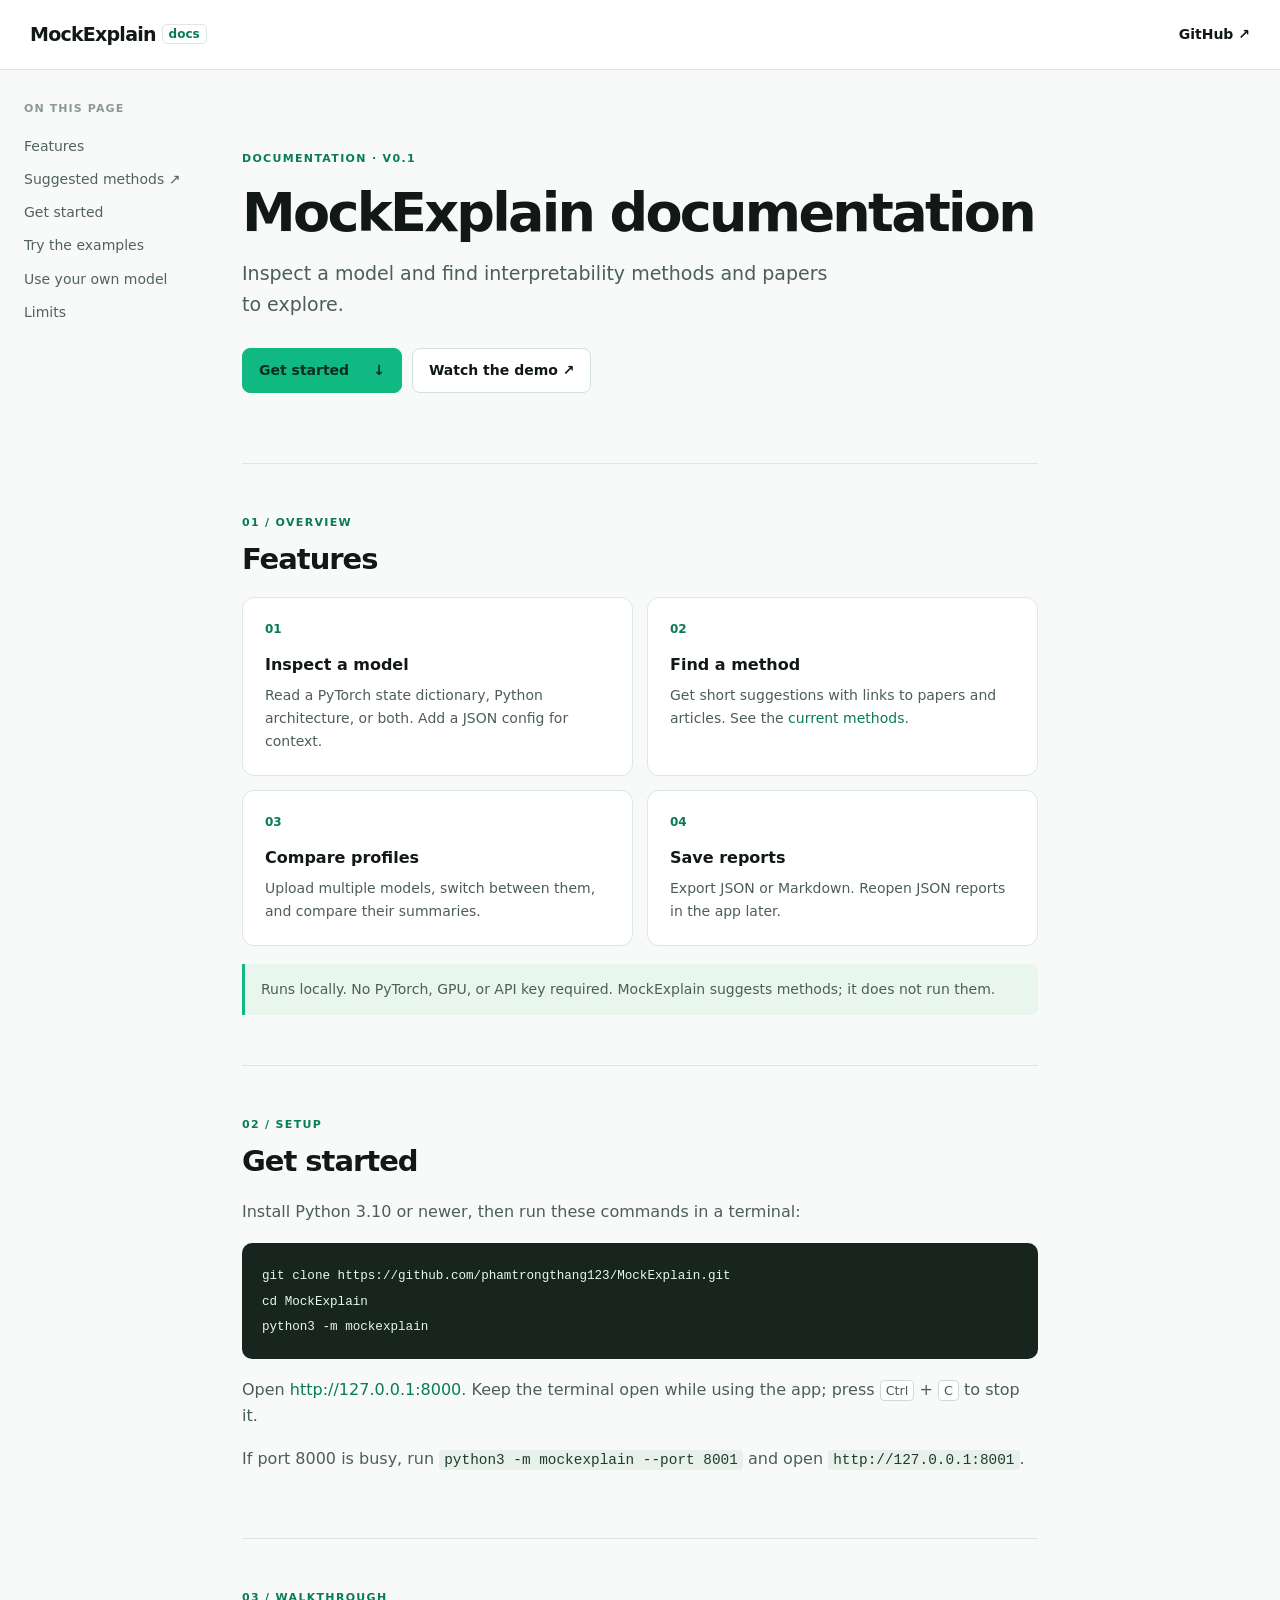
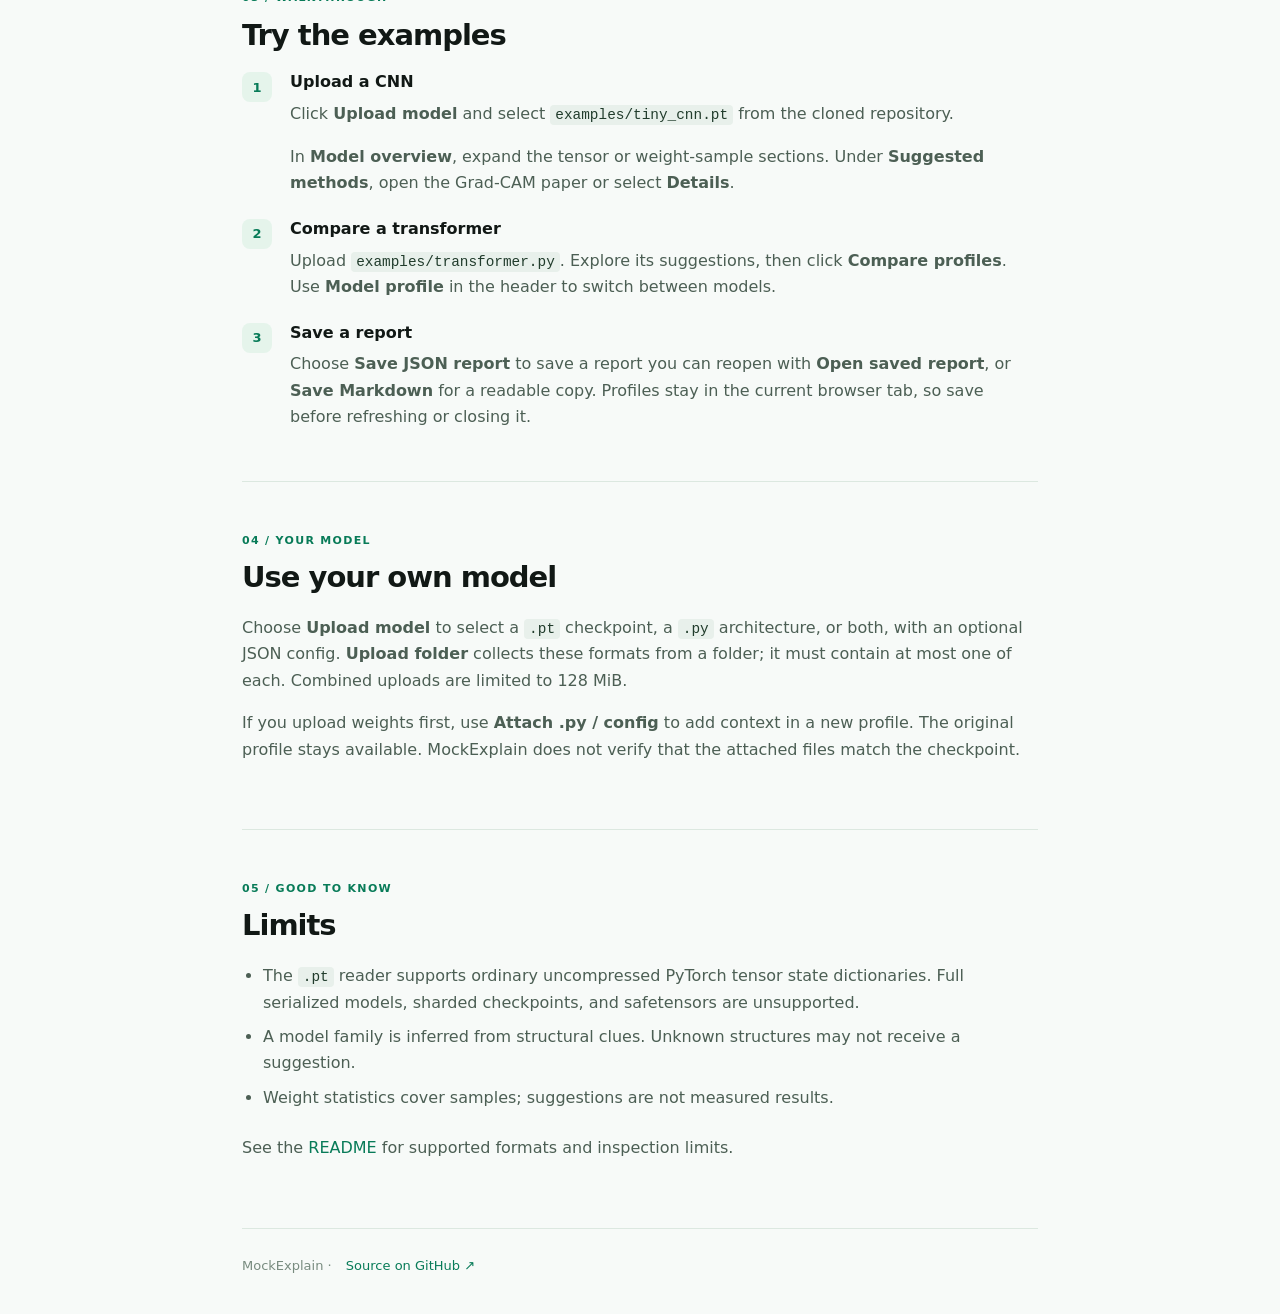
<file: docs/index.html>
<!doctype html>
<html lang="en">
<head>
  <meta charset="utf-8">
  <meta name="viewport" content="width=device-width, initial-scale=1">
  <meta name="theme-color" content="#f7faf8">
  <meta name="description" content="Features and a getting-started guide for MockExplain.">
  <title>MockExplain documentation</title>
  <link rel="stylesheet" href="style.css">
</head>
<body>
  <header class="topbar">
    <a class="brand" href="#top">MockExplain <span>docs</span></a>
    <a href="https://github.com/phamtrongthang123/MockExplain">GitHub ↗</a>
  </header>
  <div class="layout" id="top">
    <nav aria-label="On this page">
      <p>On this page</p>
      <a href="#features">Features</a>
      <a href="methods.html">Suggested methods ↗</a>
      <a href="#start">Get started</a>
      <a href="#examples">Try the examples</a>
      <a href="#your-model">Use your own model</a>
      <a href="#limits">Limits</a>
    </nav>
    <main>
      <section class="intro">
        <div class="eyebrow">DOCUMENTATION · V0.1</div>
        <h1>MockExplain documentation</h1>
        <p>Inspect a model and find interpretability methods and papers to explore.</p>
        <div class="actions"><a class="button primary" href="#start">Get started <span>↓</span></a><a class="button" href="https://github.com/phamtrongthang123/MockExplain/blob/main/MockExplain_Demo.mp4">Watch the demo ↗</a></div>
      </section>
      <section id="features">
        <div class="section-label">01 / OVERVIEW</div><h2>Features</h2>
        <div class="feature-grid">
          <article><span>01</span><h3>Inspect a model</h3><p>Read a PyTorch state dictionary, Python architecture, or both. Add a JSON config for context.</p></article>
          <article><span>02</span><h3>Find a method</h3><p>Get short suggestions with links to papers and articles. See the <a href="methods.html">current methods</a>.</p></article>
          <article><span>03</span><h3>Compare profiles</h3><p>Upload multiple models, switch between them, and compare their summaries.</p></article>
          <article><span>04</span><h3>Save reports</h3><p>Export JSON or Markdown. Reopen JSON reports in the app later.</p></article>
        </div>
        <p class="note">Runs locally. No PyTorch, GPU, or API key required. MockExplain suggests methods; it does not run them.</p>
      </section>
      <section id="start">
        <div class="section-label">02 / SETUP</div><h2>Get started</h2>
        <p>Install Python 3.10 or newer, then run these commands in a terminal:</p>
        <pre><code>git clone https://github.com/phamtrongthang123/MockExplain.git
cd MockExplain
python3 -m mockexplain</code></pre>
        <p>Open <a href="http://127.0.0.1:8000">http://127.0.0.1:8000</a>. Keep the terminal open while using the app; press <kbd>Ctrl</kbd> + <kbd>C</kbd> to stop it.</p>
        <p>If port 8000 is busy, run <code>python3 -m mockexplain --port 8001</code> and open <code>http://127.0.0.1:8001</code>.</p>
      </section>
      <section id="examples">
        <div class="section-label">03 / WALKTHROUGH</div><h2>Try the examples</h2>
        <div class="steps">
          <article><span class="step-number">1</span><div><h3>Upload a CNN</h3><p>Click <strong>Upload model</strong> and select <code>examples/tiny_cnn.pt</code> from the cloned repository.</p><p>In <strong>Model overview</strong>, expand the tensor or weight-sample sections. Under <strong>Suggested methods</strong>, open the Grad-CAM paper or select <strong>Details</strong>.</p></div></article>
          <article><span class="step-number">2</span><div><h3>Compare a transformer</h3><p>Upload <code>examples/transformer.py</code>. Explore its suggestions, then click <strong>Compare profiles</strong>. Use <strong>Model profile</strong> in the header to switch between models.</p></div></article>
          <article><span class="step-number">3</span><div><h3>Save a report</h3><p>Choose <strong>Save JSON report</strong> to save a report you can reopen with <strong>Open saved report</strong>, or <strong>Save Markdown</strong> for a readable copy. Profiles stay in the current browser tab, so save before refreshing or closing it.</p></div></article>
        </div>
      </section>
      <section id="your-model">
        <div class="section-label">04 / YOUR MODEL</div><h2>Use your own model</h2>
        <p>Choose <strong>Upload model</strong> to select a <code>.pt</code> checkpoint, a <code>.py</code> architecture, or both, with an optional JSON config. <strong>Upload folder</strong> collects these formats from a folder; it must contain at most one of each. Combined uploads are limited to 128 MiB.</p>
        <p>If you upload weights first, use <strong>Attach .py / config</strong> to add context in a new profile. The original profile stays available. MockExplain does not verify that the attached files match the checkpoint.</p>
      </section>
      <section id="limits">
        <div class="section-label">05 / GOOD TO KNOW</div><h2>Limits</h2>
        <ul><li>The <code>.pt</code> reader supports ordinary uncompressed PyTorch tensor state dictionaries. Full serialized models, sharded checkpoints, and safetensors are unsupported.</li><li>A model family is inferred from structural clues. Unknown structures may not receive a suggestion.</li><li>Weight statistics cover samples; suggestions are not measured results.</li></ul>
        <p>See the <a href="https://github.com/phamtrongthang123/MockExplain#supported-inspection-and-safety-bounds">README</a> for supported formats and inspection limits.</p>
      </section>
      <footer>MockExplain · <a href="https://github.com/phamtrongthang123/MockExplain">Source on GitHub ↗</a></footer>
    </main>
  </div>
</body>
</html>
</file>
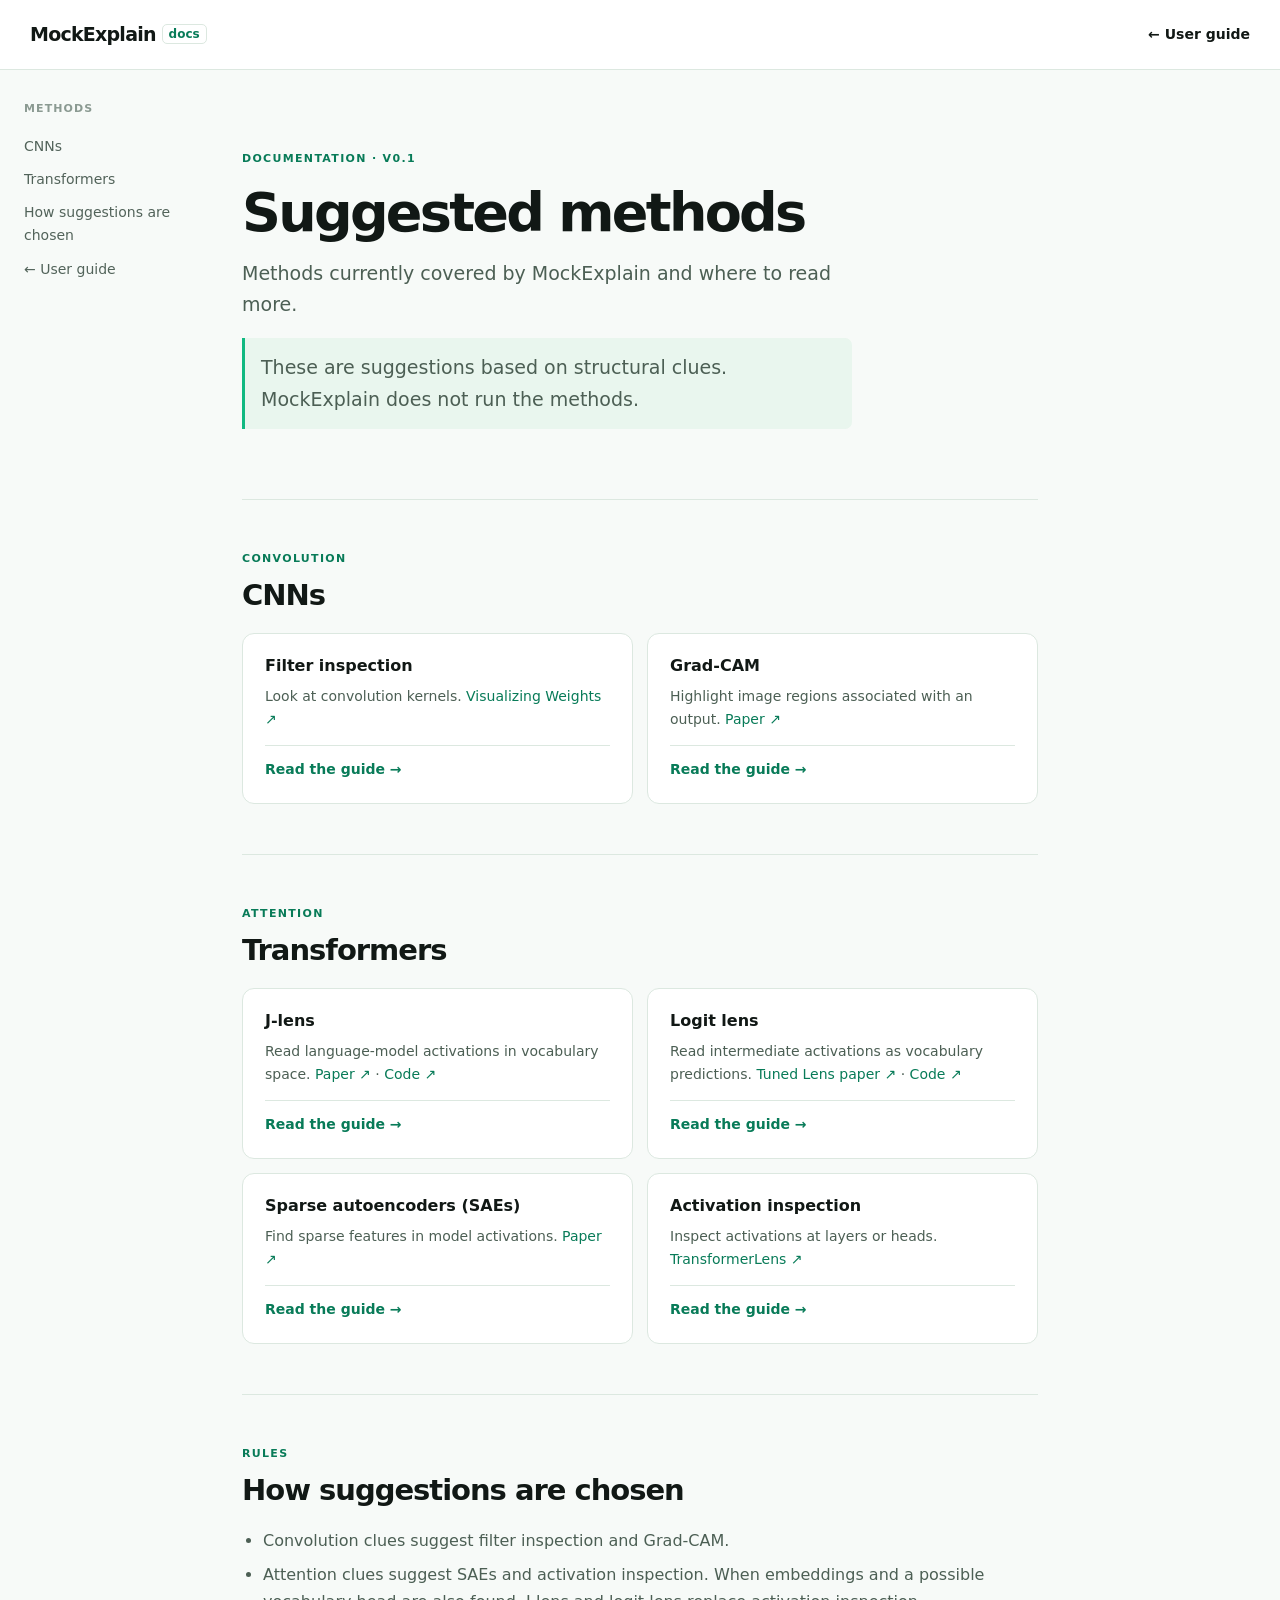
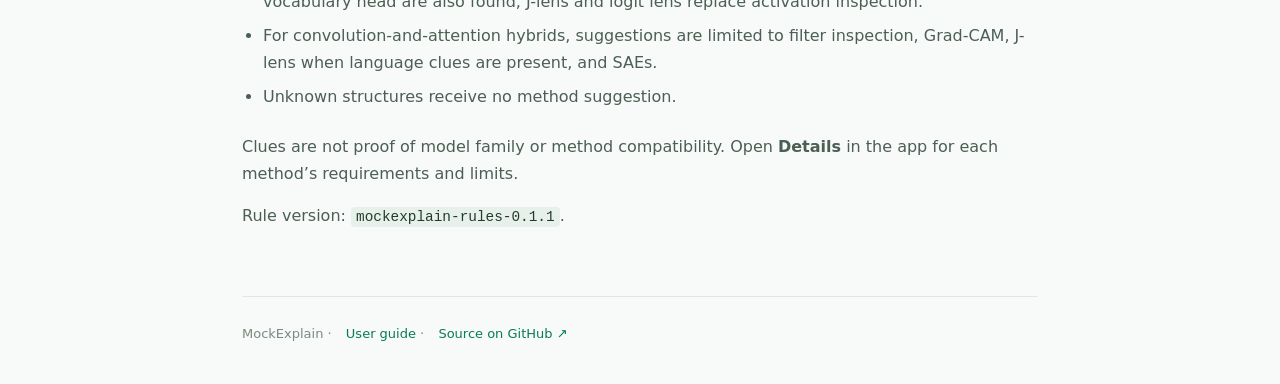
<file: docs/methods.html>
<!doctype html>
<html lang="en">
<head>
  <meta charset="utf-8">
  <meta name="viewport" content="width=device-width, initial-scale=1">
  <meta name="theme-color" content="#f7faf8">
  <meta name="description" content="Interpretability methods currently suggested by MockExplain.">
  <title>Suggested methods · MockExplain</title>
  <link rel="stylesheet" href="style.css">
</head>
<body>
  <header class="topbar">
    <a class="brand" href="index.html">MockExplain <span>docs</span></a>
    <a href="index.html">← User guide</a>
  </header>
  <div class="layout" id="top">
    <nav aria-label="On this page">
      <p>Methods</p>
      <a href="#cnn">CNNs</a>
      <a href="#transformers">Transformers</a>
      <a href="#selection">How suggestions are chosen</a>
      <a href="index.html">← User guide</a>
    </nav>
    <main>
      <section class="intro">
        <div class="eyebrow">DOCUMENTATION · V0.1</div>
        <h1>Suggested methods</h1>
        <p>Methods currently covered by MockExplain and where to read more.</p>
        <p class="note">These are suggestions based on structural clues. MockExplain does not run the methods.</p>
      </section>
      <section id="cnn">
        <div class="section-label">CONVOLUTION</div><h2>CNNs</h2>
        <div class="feature-grid">
          <article>
            <h3>Filter inspection</h3><p>Look at convolution kernels. <a href="https://distill.pub/2020/circuits/visualizing-weights/">Visualizing Weights ↗</a></p>
            <p class="article-link"><a href="methods/filter-inspection.html">Read the guide →</a></p>
          </article>
          <article>
            <h3>Grad-CAM</h3><p>Highlight image regions associated with an output. <a href="https://arxiv.org/abs/1610.02391">Paper ↗</a></p>
            <p class="article-link"><a href="methods/grad-cam.html">Read the guide →</a></p>
          </article>
        </div>
      </section>
      <section id="transformers">
        <div class="section-label">ATTENTION</div><h2>Transformers</h2>
        <div class="feature-grid">
          <article>
            <h3>J-lens</h3><p>Read language-model activations in vocabulary space. <a href="https://arxiv.org/abs/2607.15495">Paper ↗</a> · <a href="https://github.com/anthropics/jacobian-lens">Code ↗</a></p>
            <p class="article-link"><a href="methods/j-lens.html">Read the guide →</a></p>
          </article>
          <article>
            <h3>Logit lens</h3><p>Read intermediate activations as vocabulary predictions. <a href="https://arxiv.org/abs/2303.08112">Tuned Lens paper ↗</a> · <a href="https://github.com/AlignmentResearch/tuned-lens/blob/main/tuned_lens/nn/lenses.py">Code ↗</a></p>
            <p class="article-link"><a href="methods/logit-lens.html">Read the guide →</a></p>
          </article>
          <article>
            <h3>Sparse autoencoders (SAEs)</h3><p>Find sparse features in model activations. <a href="https://arxiv.org/abs/2309.08600">Paper ↗</a></p>
            <p class="article-link"><a href="methods/sparse-autoencoders.html">Read the guide →</a></p>
          </article>
          <article>
            <h3>Activation inspection</h3><p>Inspect activations at layers or heads. <a href="https://github.com/TransformerLensOrg/TransformerLens">TransformerLens ↗</a></p>
            <p class="article-link"><a href="methods/activation-inspection.html">Read the guide →</a></p>
          </article>
        </div>
      </section>
      <section id="selection">
        <div class="section-label">RULES</div><h2>How suggestions are chosen</h2>
        <ul>
          <li>Convolution clues suggest filter inspection and Grad-CAM.</li>
          <li>Attention clues suggest SAEs and activation inspection. When embeddings and a possible vocabulary head are also found, J-lens and logit lens replace activation inspection.</li>
          <li>For convolution-and-attention hybrids, suggestions are limited to filter inspection, Grad-CAM, J-lens when language clues are present, and SAEs.</li>
          <li>Unknown structures receive no method suggestion.</li>
        </ul>
        <p>Clues are not proof of model family or method compatibility. Open <strong>Details</strong> in the app for each method’s requirements and limits.</p>
        <p>Rule version: <code>mockexplain-rules-0.1.1</code>.</p>
      </section>
      <footer>MockExplain · <a href="index.html">User guide</a> · <a href="https://github.com/phamtrongthang123/MockExplain">Source on GitHub ↗</a></footer>
    </main>
  </div>
</body>
</html>
</file>
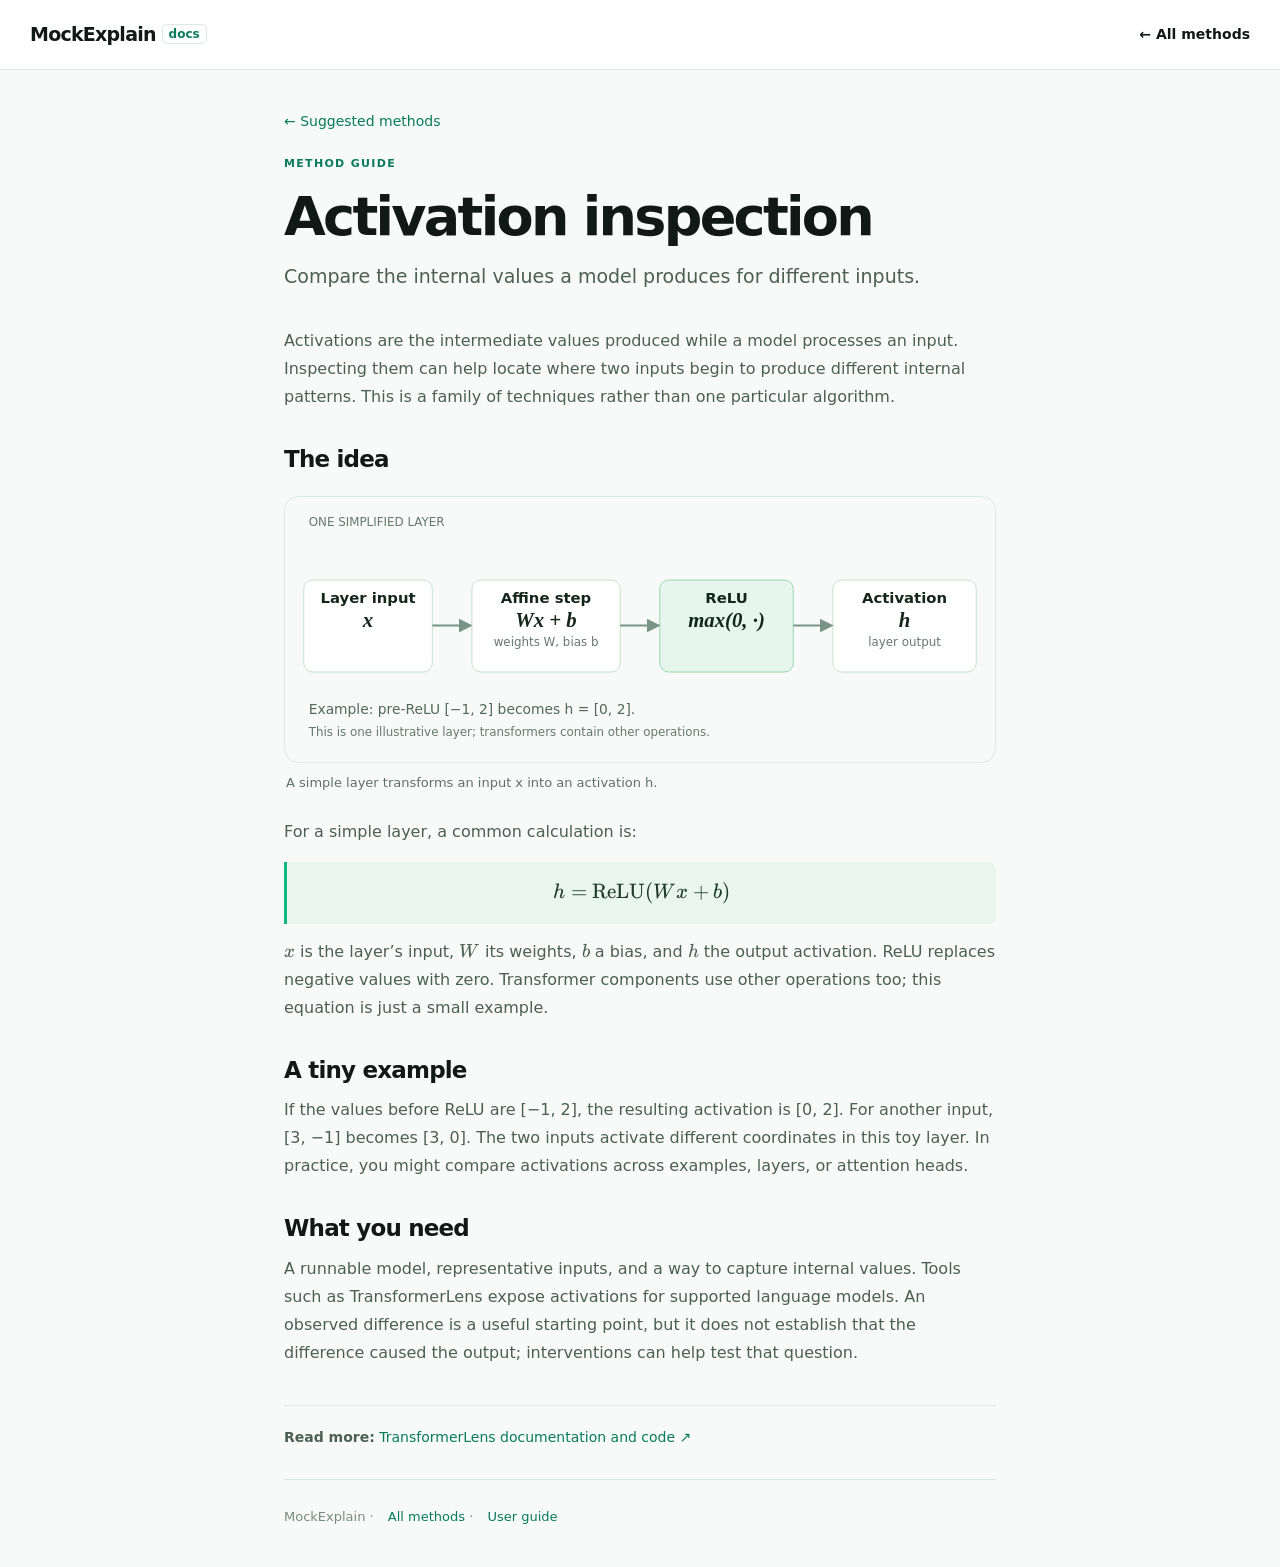
<file: docs/methods/activation-inspection.html>
<!doctype html>
<html lang="en">
<head>
  <meta charset="utf-8">
  <meta name="viewport" content="width=device-width, initial-scale=1">
  <meta name="theme-color" content="#f7faf8">
  <meta name="description" content="Compare the internal values a model produces for different inputs.">
  <title>Activation inspection · MockExplain</title>
  <link rel="stylesheet" href="../vendor/katex/katex.min.css">
  <link rel="stylesheet" href="../style.css">
  <script defer src="../vendor/katex/katex.min.js"></script>
  <script defer src="../math.js"></script>
</head>
<body>
  <header class="topbar"><a class="brand" href="../index.html">MockExplain <span>docs</span></a><a href="../methods.html">← All methods</a></header>
  <main class="article-page">
    <p class="article-back"><a href="../methods.html">← Suggested methods</a></p>
    <div class="eyebrow">METHOD GUIDE</div>
    <h1>Activation inspection</h1>
    <p class="article-lead">Compare the internal values a model produces for different inputs.</p>
    <article>
<p>Activations are the intermediate values produced while a model processes an input. Inspecting them can help locate where two inputs begin to produce different internal patterns. This is a family of techniques rather than one particular algorithm.</p>
<h2>The idea</h2>
<figure class="architecture-figure">
  <div class="diagram-scroll"><img src="../figures/activation-inspection.svg?v=1" alt="Layer input x enters an affine operation with weights W and bias b. ReLU is applied to the result to produce activation h. Example pre-activation minus 1, 2 becomes 0, 2." width="720" loading="lazy"></div>
  <figcaption>A simple layer transforms an input x into an activation h. <span class="diagram-hint">Scroll sideways to see the full figure.</span></figcaption>
</figure>

<p>For a simple layer, a common calculation is:</p>
<div class="equation" data-tex="h = \operatorname{ReLU}(Wx + b)"><i>h</i> = ReLU(<i>W</i><i>x</i> + <i>b</i>)</div>
<p><span data-tex="x"><i>x</i></span> is the layer’s input, <span data-tex="W"><i>W</i></span> its weights, <span data-tex="b"><i>b</i></span> a bias, and <span data-tex="h"><i>h</i></span> the output activation. ReLU replaces negative values with zero. Transformer components use other operations too; this equation is just a small example.</p>
<h2>A tiny example</h2>
<p>If the values before ReLU are [−1, 2], the resulting activation is [0, 2]. For another input, [3, −1] becomes [3, 0]. The two inputs activate different coordinates in this toy layer. In practice, you might compare activations across examples, layers, or attention heads.</p>
<h2>What you need</h2>
<p>A runnable model, representative inputs, and a way to capture internal values. Tools such as TransformerLens expose activations for supported language models. An observed difference is a useful starting point, but it does not establish that the difference caused the output; interventions can help test that question.</p>
</article>
    <div class="article-sources"><strong>Read more:</strong> <a href="https://github.com/TransformerLensOrg/TransformerLens">TransformerLens documentation and code ↗</a></div>
    <footer>MockExplain · <a href="../methods.html">All methods</a> · <a href="../index.html">User guide</a></footer>
  </main>
</body>
</html>
</file>
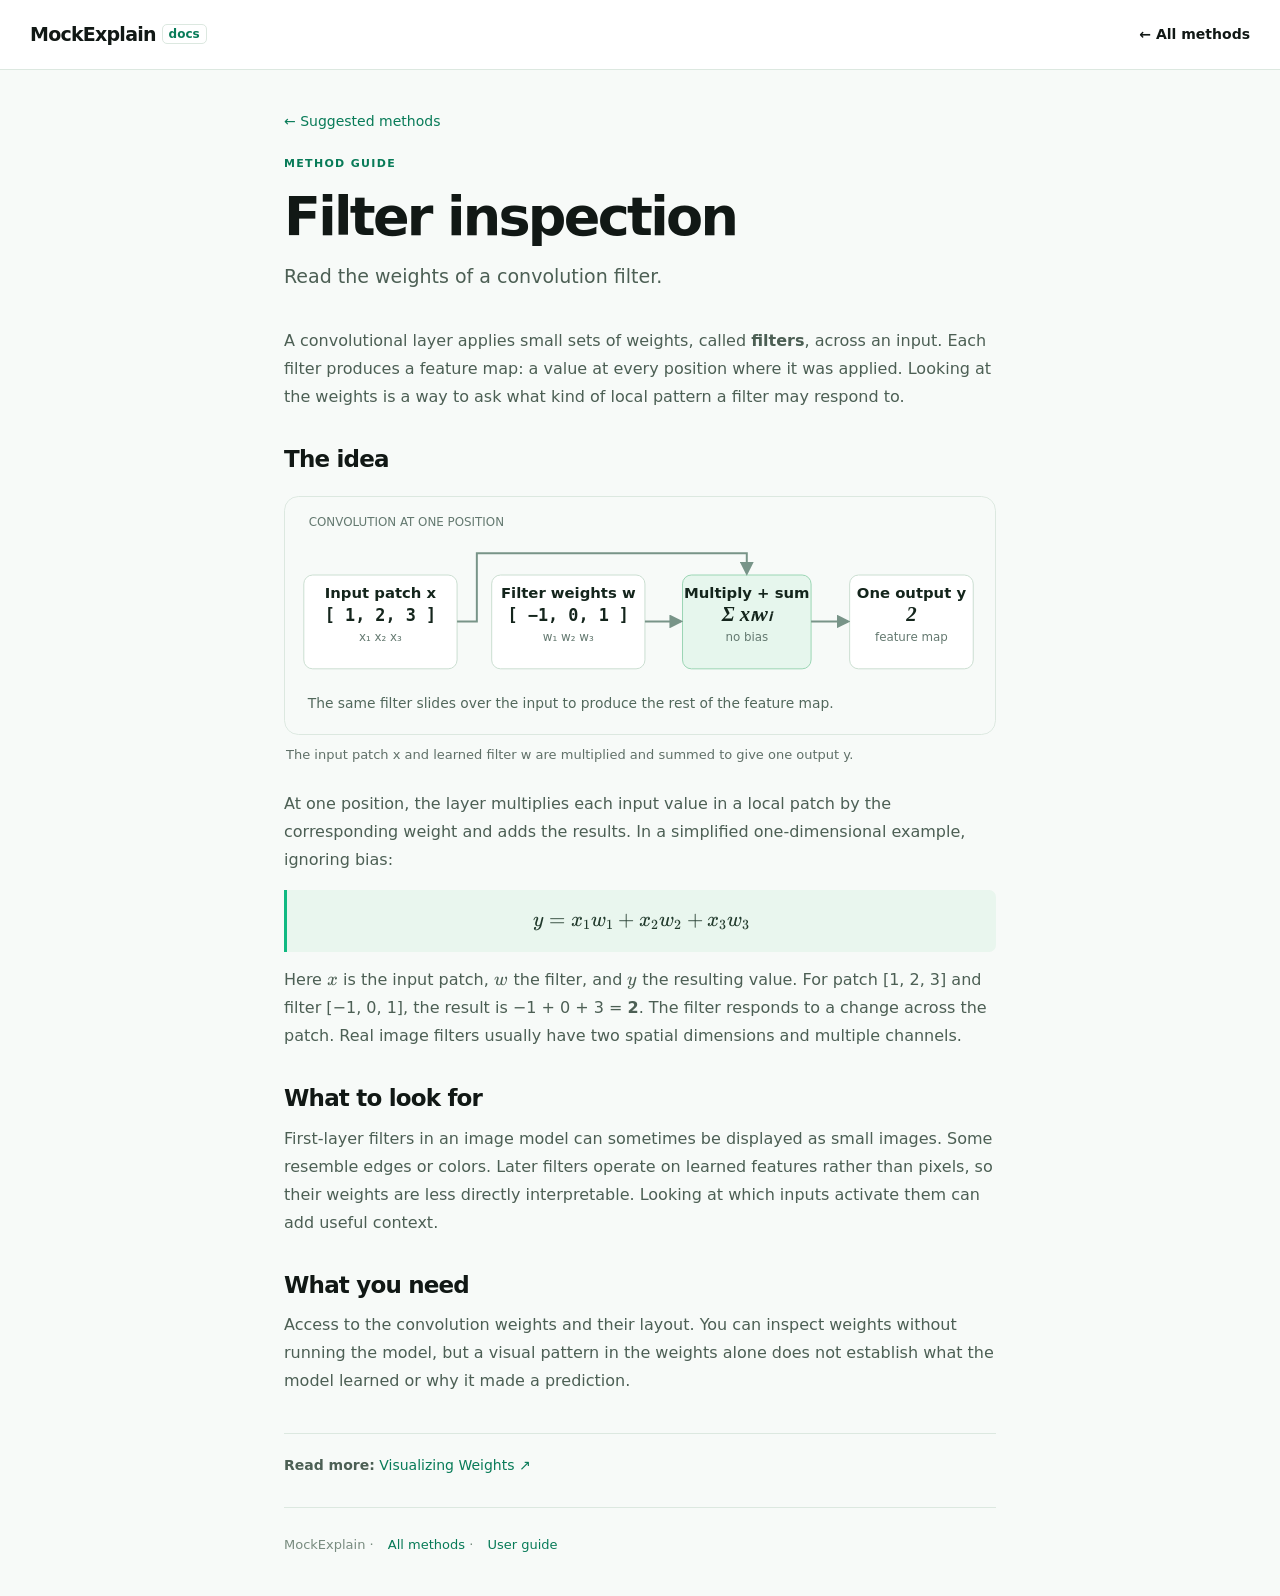
<file: docs/methods/filter-inspection.html>
<!doctype html>
<html lang="en">
<head>
  <meta charset="utf-8">
  <meta name="viewport" content="width=device-width, initial-scale=1">
  <meta name="theme-color" content="#f7faf8">
  <meta name="description" content="Read the weights of a convolution filter.">
  <title>Filter inspection · MockExplain</title>
  <link rel="stylesheet" href="../vendor/katex/katex.min.css">
  <link rel="stylesheet" href="../style.css">
  <script defer src="../vendor/katex/katex.min.js"></script>
  <script defer src="../math.js"></script>
</head>
<body>
  <header class="topbar"><a class="brand" href="../index.html">MockExplain <span>docs</span></a><a href="../methods.html">← All methods</a></header>
  <main class="article-page">
    <p class="article-back"><a href="../methods.html">← Suggested methods</a></p>
    <div class="eyebrow">METHOD GUIDE</div>
    <h1>Filter inspection</h1>
    <p class="article-lead">Read the weights of a convolution filter.</p>
    <article>
<p>A convolutional layer applies small sets of weights, called <strong>filters</strong>, across an input. Each filter produces a feature map: a value at every position where it was applied. Looking at the weights is a way to ask what kind of local pattern a filter may respond to.</p>
<h2>The idea</h2>
<figure class="architecture-figure">
  <div class="diagram-scroll"><img src="../figures/filter-inspection.svg?v=1" alt="An input patch x with values 1, 2, 3 and a convolution filter w with values minus 1, 0, 1 feed a multiply-and-sum operation to produce y equal to 2 in the feature map." width="720" loading="lazy"></div>
  <figcaption>The input patch x and learned filter w are multiplied and summed to give one output y. <span class="diagram-hint">Scroll sideways to see the full figure.</span></figcaption>
</figure>

<p>At one position, the layer multiplies each input value in a local patch by the corresponding weight and adds the results. In a simplified one-dimensional example, ignoring bias:</p>
<div class="equation" data-tex="y = x_1 w_1 + x_2 w_2 + x_3 w_3"><i>y</i> = <i>x</i><sub>1</sub><i>w</i><sub>1</sub> + <i>x</i><sub>2</sub><i>w</i><sub>2</sub> + <i>x</i><sub>3</sub><i>w</i><sub>3</sub></div>
<p>Here <span data-tex="x"><i>x</i></span> is the input patch, <span data-tex="w"><i>w</i></span> the filter, and <span data-tex="y"><i>y</i></span> the resulting value. For patch [1, 2, 3] and filter [−1, 0, 1], the result is −1 + 0 + 3 = <strong>2</strong>. The filter responds to a change across the patch. Real image filters usually have two spatial dimensions and multiple channels.</p>
<h2>What to look for</h2>
<p>First-layer filters in an image model can sometimes be displayed as small images. Some resemble edges or colors. Later filters operate on learned features rather than pixels, so their weights are less directly interpretable. Looking at which inputs activate them can add useful context.</p>
<h2>What you need</h2>
<p>Access to the convolution weights and their layout. You can inspect weights without running the model, but a visual pattern in the weights alone does not establish what the model learned or why it made a prediction.</p>
</article>
    <div class="article-sources"><strong>Read more:</strong> <a href="https://distill.pub/2020/circuits/visualizing-weights/">Visualizing Weights ↗</a></div>
    <footer>MockExplain · <a href="../methods.html">All methods</a> · <a href="../index.html">User guide</a></footer>
  </main>
</body>
</html>
</file>
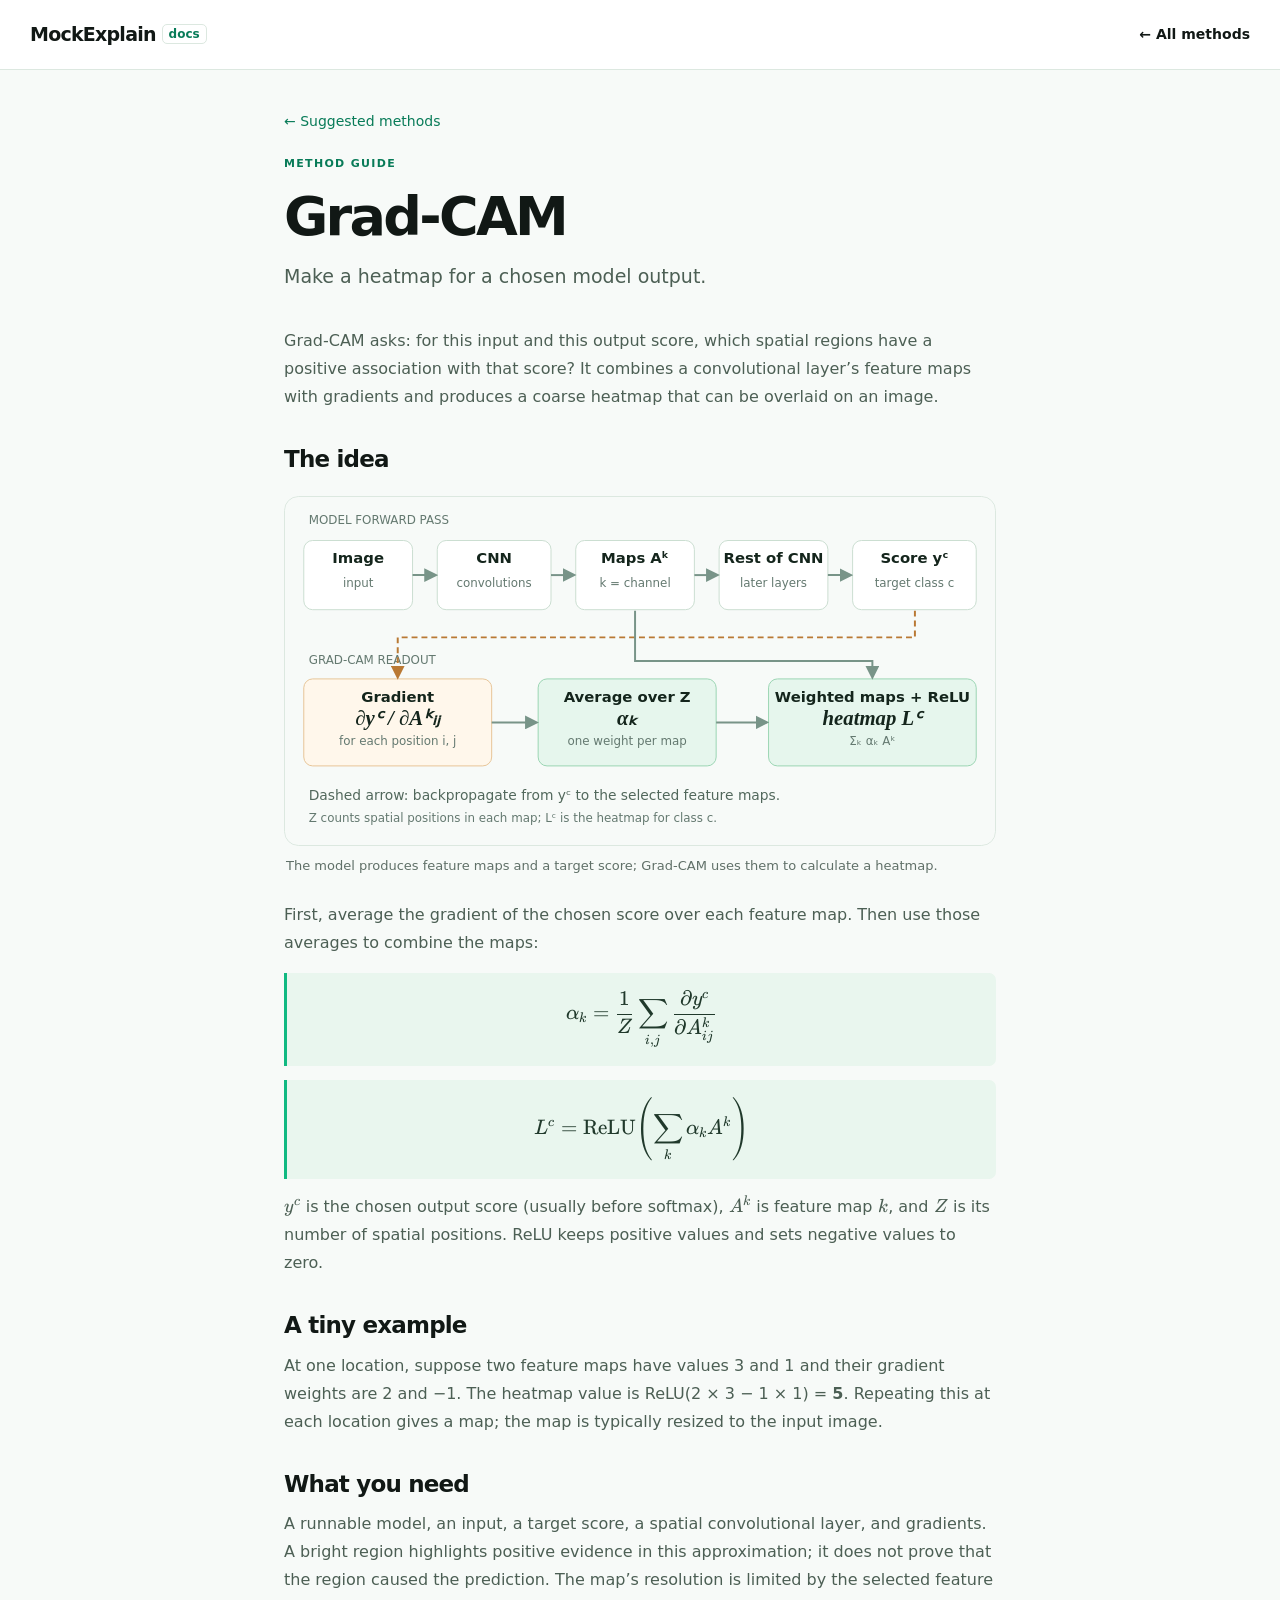
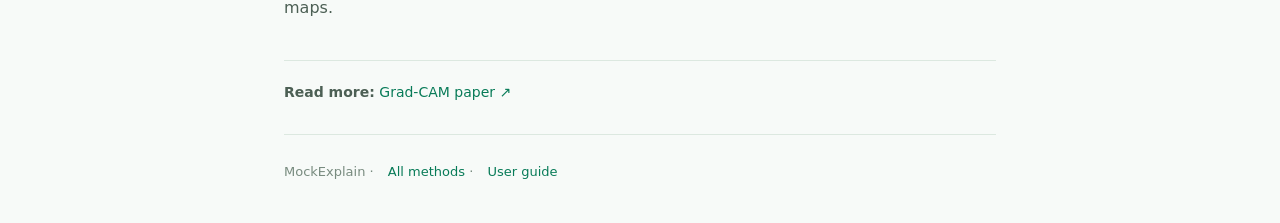
<file: docs/methods/grad-cam.html>
<!doctype html>
<html lang="en">
<head>
  <meta charset="utf-8">
  <meta name="viewport" content="width=device-width, initial-scale=1">
  <meta name="theme-color" content="#f7faf8">
  <meta name="description" content="Make a heatmap for a chosen model output.">
  <title>Grad-CAM · MockExplain</title>
  <link rel="stylesheet" href="../vendor/katex/katex.min.css">
  <link rel="stylesheet" href="../style.css">
  <script defer src="../vendor/katex/katex.min.js"></script>
  <script defer src="../math.js"></script>
</head>
<body>
  <header class="topbar"><a class="brand" href="../index.html">MockExplain <span>docs</span></a><a href="../methods.html">← All methods</a></header>
  <main class="article-page">
    <p class="article-back"><a href="../methods.html">← Suggested methods</a></p>
    <div class="eyebrow">METHOD GUIDE</div>
    <h1>Grad-CAM</h1>
    <p class="article-lead">Make a heatmap for a chosen model output.</p>
    <article>
<p>Grad-CAM asks: for this input and this output score, which spatial regions have a positive association with that score? It combines a convolutional layer’s feature maps with gradients and produces a coarse heatmap that can be overlaid on an image.</p>
<h2>The idea</h2>
<figure class="architecture-figure">
  <div class="diagram-scroll"><img src="../figures/grad-cam.svg?v=1" alt="An image passes through CNN convolution layers to feature maps A superscript k, then through later layers to target score y superscript c. Backpropagation produces gradients of the score with respect to the maps. Averaging over Z positions gives alpha sub k. The weights and feature maps are combined and passed through ReLU to give heatmap L superscript c." width="720" loading="lazy"></div>
  <figcaption>The model produces feature maps and a target score; Grad-CAM uses them to calculate a heatmap. <span class="diagram-hint">Scroll sideways to see the full figure.</span></figcaption>
</figure>

<p>First, average the gradient of the chosen score over each feature map. Then use those averages to combine the maps:</p>
<div class="equation" data-tex="\alpha_k = \frac{1}{Z}\sum_{i,j}\frac{\partial y^c}{\partial A^k_{ij}}">α<sub>k</sub> = (1 / <i>Z</i>) Σ<sub>i,j</sub> ∂<i>y</i><sup>c</sup> / ∂<i>A</i><sup>k</sup><sub>ij</sub></div>
<div class="equation" data-tex="L^c = \operatorname{ReLU}\!\left(\sum_k \alpha_k A^k\right)"><i>L</i><sup>c</sup> = ReLU(Σ<sub>k</sub> α<sub>k</sub><i>A</i><sup>k</sup>)</div>
<p><span data-tex="y^{c}"><i>y</i><sup>c</sup></span> is the chosen output score (usually before softmax), <span data-tex="A^{k}"><i>A</i><sup>k</sup></span> is feature map <span data-tex="k"><i>k</i></span>, and <span data-tex="Z"><i>Z</i></span> is its number of spatial positions. ReLU keeps positive values and sets negative values to zero.</p>
<h2>A tiny example</h2>
<p>At one location, suppose two feature maps have values 3 and 1 and their gradient weights are 2 and −1. The heatmap value is ReLU(2 × 3 − 1 × 1) = <strong>5</strong>. Repeating this at each location gives a map; the map is typically resized to the input image.</p>
<h2>What you need</h2>
<p>A runnable model, an input, a target score, a spatial convolutional layer, and gradients. A bright region highlights positive evidence in this approximation; it does not prove that the region caused the prediction. The map’s resolution is limited by the selected feature maps.</p>
</article>
    <div class="article-sources"><strong>Read more:</strong> <a href="https://arxiv.org/abs/1610.02391">Grad-CAM paper ↗</a></div>
    <footer>MockExplain · <a href="../methods.html">All methods</a> · <a href="../index.html">User guide</a></footer>
  </main>
</body>
</html>
</file>
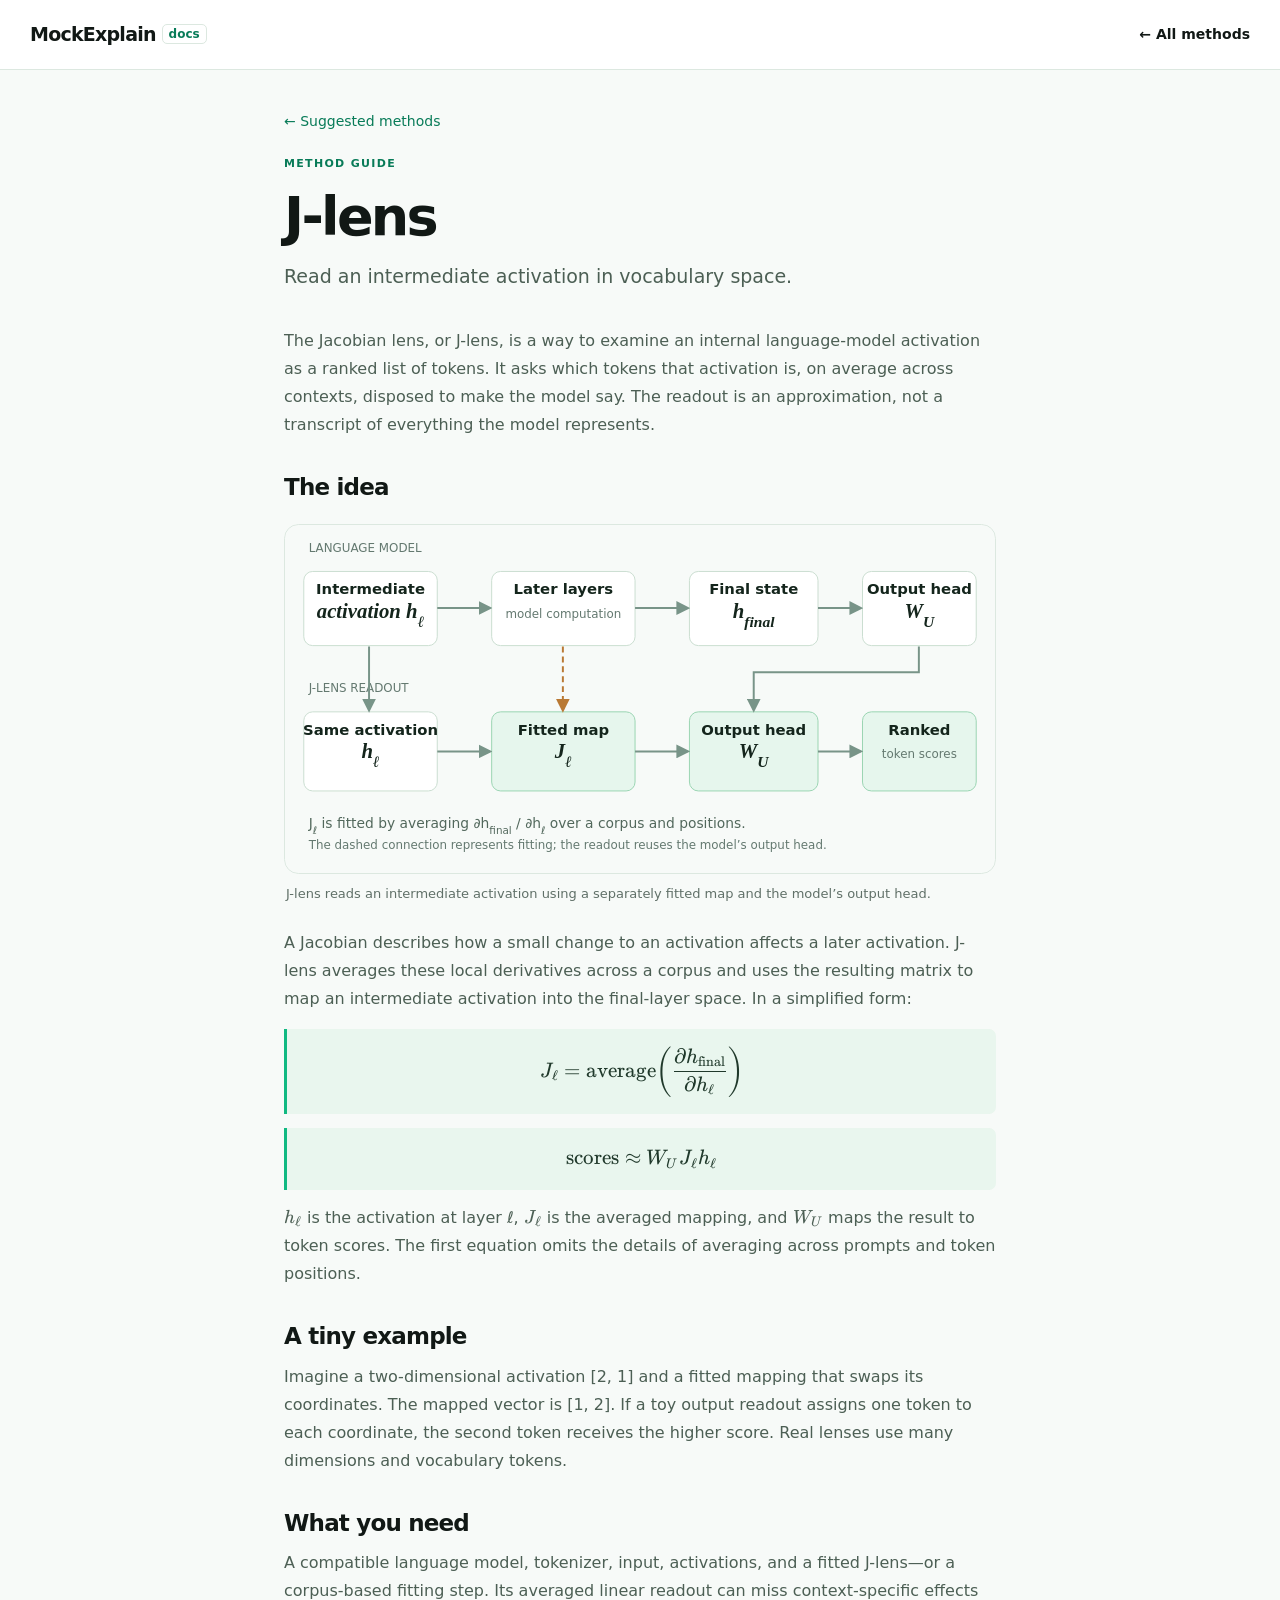
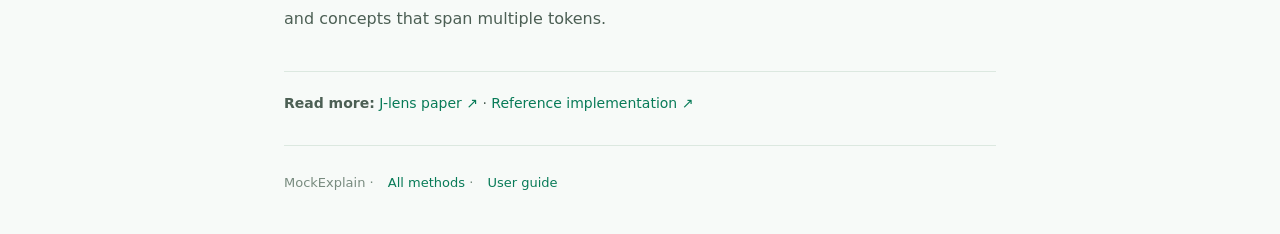
<file: docs/methods/j-lens.html>
<!doctype html>
<html lang="en">
<head>
  <meta charset="utf-8">
  <meta name="viewport" content="width=device-width, initial-scale=1">
  <meta name="theme-color" content="#f7faf8">
  <meta name="description" content="Read an intermediate activation in vocabulary space.">
  <title>J-lens · MockExplain</title>
  <link rel="stylesheet" href="../vendor/katex/katex.min.css">
  <link rel="stylesheet" href="../style.css">
  <script defer src="../vendor/katex/katex.min.js"></script>
  <script defer src="../math.js"></script>
</head>
<body>
  <header class="topbar"><a class="brand" href="../index.html">MockExplain <span>docs</span></a><a href="../methods.html">← All methods</a></header>
  <main class="article-page">
    <p class="article-back"><a href="../methods.html">← Suggested methods</a></p>
    <div class="eyebrow">METHOD GUIDE</div>
    <h1>J-lens</h1>
    <p class="article-lead">Read an intermediate activation in vocabulary space.</p>
    <article>
<p>The Jacobian lens, or J-lens, is a way to examine an internal language-model activation as a ranked list of tokens. It asks which tokens that activation is, on average across contexts, disposed to make the model say. The readout is an approximation, not a transcript of everything the model represents.</p>
<h2>The idea</h2>
<figure class="architecture-figure">
  <div class="diagram-scroll"><img src="../figures/j-lens.svg?v=1" alt="The language model maps intermediate activation h at layer ell through later layers to final activation h final and the output head W U. The lens takes the same intermediate activation, applies J at layer ell, then reuses W U to produce token scores. The map J is fitted by averaging Jacobians across a corpus and positions." width="720" loading="lazy"></div>
  <figcaption>J-lens reads an intermediate activation using a separately fitted map and the model’s output head. <span class="diagram-hint">Scroll sideways to see the full figure.</span></figcaption>
</figure>

<p>A Jacobian describes how a small change to an activation affects a later activation. J-lens averages these local derivatives across a corpus and uses the resulting matrix to map an intermediate activation into the final-layer space. In a simplified form:</p>
<div class="equation" data-tex="J_\ell = \operatorname{average}\!\left(\frac{\partial h_{\mathrm{final}}}{\partial h_\ell}\right)"> <i>J</i><sub>ℓ</sub> = average(∂<i>h</i><sub>final</sub> / ∂<i>h</i><sub>ℓ</sub>)</div>
<div class="equation" data-tex="\mathrm{scores} \approx W_U J_\ell h_\ell">scores ≈ <i>W</i><sub>U</sub> <i>J</i><sub>ℓ</sub> <i>h</i><sub>ℓ</sub></div>
<p><span data-tex="h_{\ell}"><i>h</i><sub>ℓ</sub></span> is the activation at layer ℓ, <span data-tex="J_{\ell}"><i>J</i><sub>ℓ</sub></span> is the averaged mapping, and <span data-tex="W_{U}"><i>W</i><sub>U</sub></span> maps the result to token scores. The first equation omits the details of averaging across prompts and token positions.</p>
<h2>A tiny example</h2>
<p>Imagine a two-dimensional activation [2, 1] and a fitted mapping that swaps its coordinates. The mapped vector is [1, 2]. If a toy output readout assigns one token to each coordinate, the second token receives the higher score. Real lenses use many dimensions and vocabulary tokens.</p>
<h2>What you need</h2>
<p>A compatible language model, tokenizer, input, activations, and a fitted J-lens—or a corpus-based fitting step. Its averaged linear readout can miss context-specific effects and concepts that span multiple tokens.</p>
</article>
    <div class="article-sources"><strong>Read more:</strong> <a href="https://arxiv.org/abs/2607.15495">J-lens paper ↗</a> · <a href="https://github.com/anthropics/jacobian-lens">Reference implementation ↗</a></div>
    <footer>MockExplain · <a href="../methods.html">All methods</a> · <a href="../index.html">User guide</a></footer>
  </main>
</body>
</html>
</file>
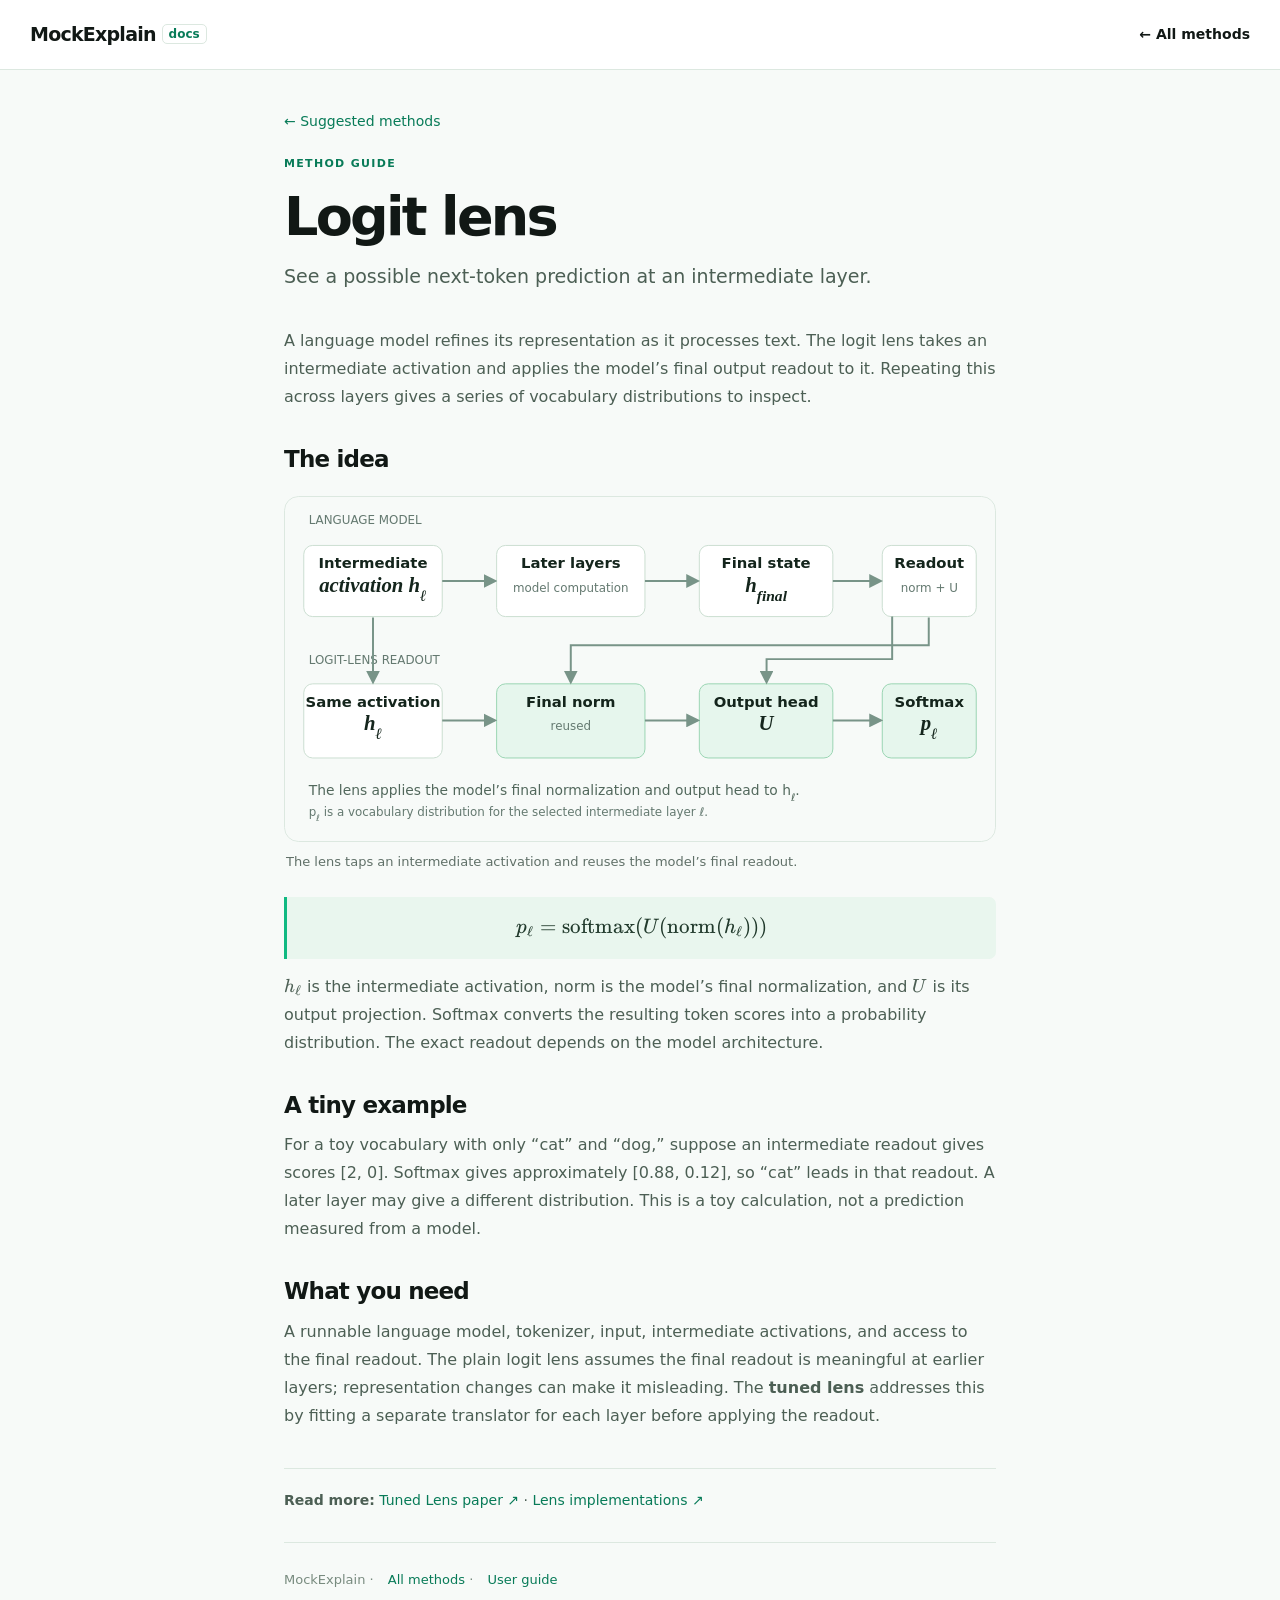
<file: docs/methods/logit-lens.html>
<!doctype html>
<html lang="en">
<head>
  <meta charset="utf-8">
  <meta name="viewport" content="width=device-width, initial-scale=1">
  <meta name="theme-color" content="#f7faf8">
  <meta name="description" content="See a possible next-token prediction at an intermediate layer.">
  <title>Logit lens · MockExplain</title>
  <link rel="stylesheet" href="../vendor/katex/katex.min.css">
  <link rel="stylesheet" href="../style.css">
  <script defer src="../vendor/katex/katex.min.js"></script>
  <script defer src="../math.js"></script>
</head>
<body>
  <header class="topbar"><a class="brand" href="../index.html">MockExplain <span>docs</span></a><a href="../methods.html">← All methods</a></header>
  <main class="article-page">
    <p class="article-back"><a href="../methods.html">← Suggested methods</a></p>
    <div class="eyebrow">METHOD GUIDE</div>
    <h1>Logit lens</h1>
    <p class="article-lead">See a possible next-token prediction at an intermediate layer.</p>
    <article>
<p>A language model refines its representation as it processes text. The logit lens takes an intermediate activation and applies the model’s final output readout to it. Repeating this across layers gives a series of vocabulary distributions to inspect.</p>
<h2>The idea</h2>
<figure class="architecture-figure">
  <div class="diagram-scroll"><img src="../figures/logit-lens.svg?v=1" alt="An intermediate language model activation h at layer ell flows through later layers to the final state and model readout. The logit lens takes the same activation through the reused final normalization and output projection U, then softmax, producing vocabulary distribution p at layer ell." width="720" loading="lazy"></div>
  <figcaption>The lens taps an intermediate activation and reuses the model’s final readout. <span class="diagram-hint">Scroll sideways to see the full figure.</span></figcaption>
</figure>

<div class="equation" data-tex="p_\ell = \operatorname{softmax}\!\left(U(\operatorname{norm}(h_\ell))\right)"> <i>p</i><sub>ℓ</sub> = softmax(<i>U</i>(norm(<i>h</i><sub>ℓ</sub>)))</div>
<p><span data-tex="h_{\ell}"><i>h</i><sub>ℓ</sub></span> is the intermediate activation, norm is the model’s final normalization, and <span data-tex="U"><i>U</i></span> is its output projection. Softmax converts the resulting token scores into a probability distribution. The exact readout depends on the model architecture.</p>
<h2>A tiny example</h2>
<p>For a toy vocabulary with only “cat” and “dog,” suppose an intermediate readout gives scores [2, 0]. Softmax gives approximately [0.88, 0.12], so “cat” leads in that readout. A later layer may give a different distribution. This is a toy calculation, not a prediction measured from a model.</p>
<h2>What you need</h2>
<p>A runnable language model, tokenizer, input, intermediate activations, and access to the final readout. The plain logit lens assumes the final readout is meaningful at earlier layers; representation changes can make it misleading. The <strong>tuned lens</strong> addresses this by fitting a separate translator for each layer before applying the readout.</p>
</article>
    <div class="article-sources"><strong>Read more:</strong> <a href="https://arxiv.org/abs/2303.08112">Tuned Lens paper ↗</a> · <a href="https://github.com/AlignmentResearch/tuned-lens/blob/main/tuned_lens/nn/lenses.py">Lens implementations ↗</a></div>
    <footer>MockExplain · <a href="../methods.html">All methods</a> · <a href="../index.html">User guide</a></footer>
  </main>
</body>
</html>
</file>
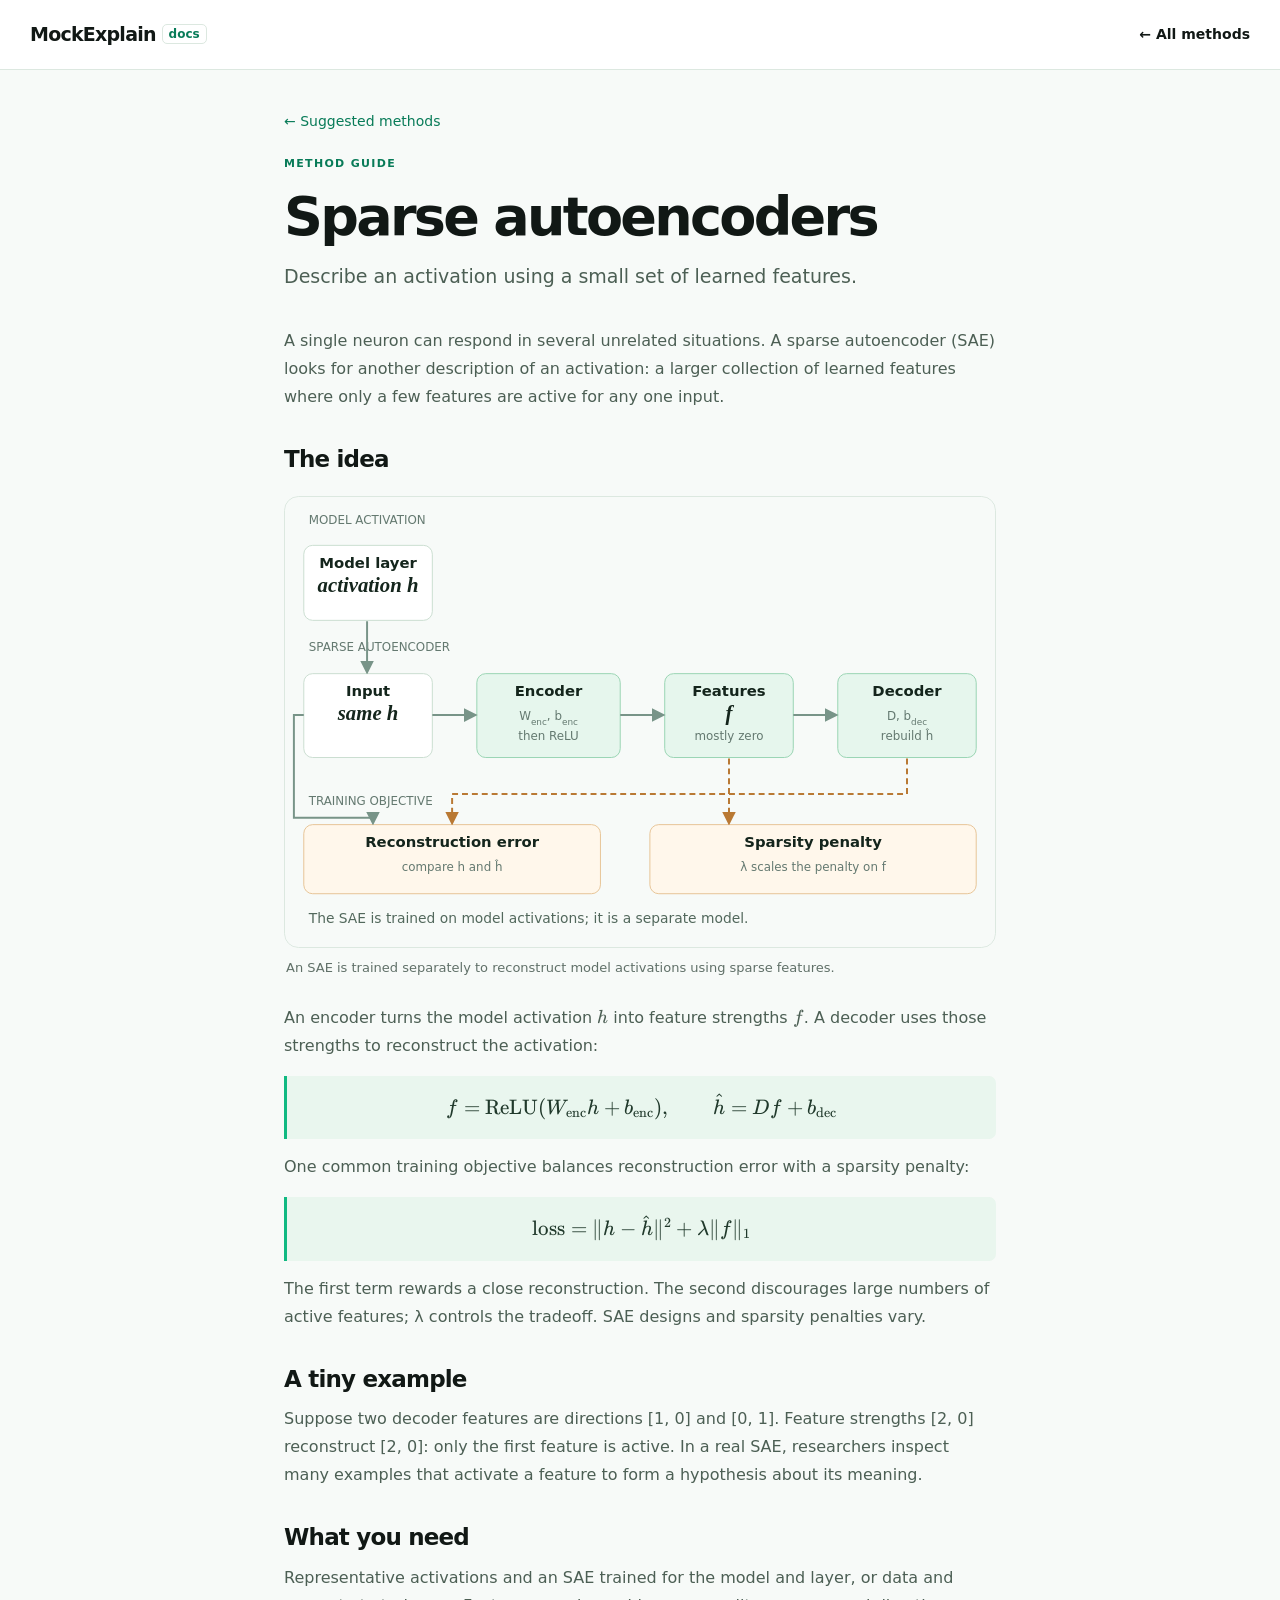
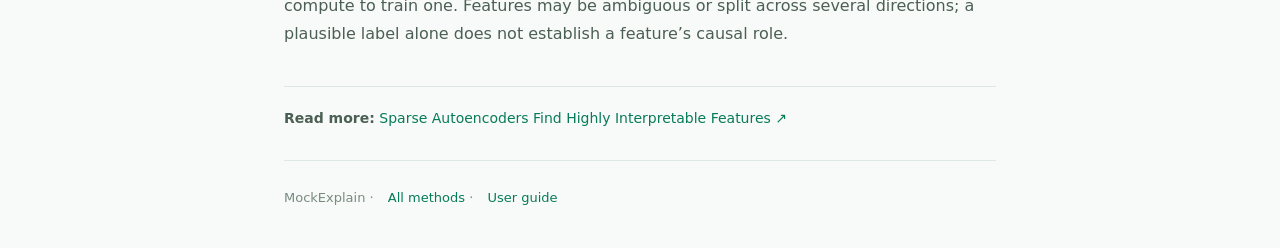
<file: docs/methods/sparse-autoencoders.html>
<!doctype html>
<html lang="en">
<head>
  <meta charset="utf-8">
  <meta name="viewport" content="width=device-width, initial-scale=1">
  <meta name="theme-color" content="#f7faf8">
  <meta name="description" content="Describe an activation using a small set of learned features.">
  <title>Sparse autoencoders · MockExplain</title>
  <link rel="stylesheet" href="../vendor/katex/katex.min.css">
  <link rel="stylesheet" href="../style.css">
  <script defer src="../vendor/katex/katex.min.js"></script>
  <script defer src="../math.js"></script>
</head>
<body>
  <header class="topbar"><a class="brand" href="../index.html">MockExplain <span>docs</span></a><a href="../methods.html">← All methods</a></header>
  <main class="article-page">
    <p class="article-back"><a href="../methods.html">← Suggested methods</a></p>
    <div class="eyebrow">METHOD GUIDE</div>
    <h1>Sparse autoencoders</h1>
    <p class="article-lead">Describe an activation using a small set of learned features.</p>
    <article>
<p>A single neuron can respond in several unrelated situations. A sparse autoencoder (SAE) looks for another description of an activation: a larger collection of learned features where only a few features are active for any one input.</p>
<h2>The idea</h2>
<figure class="architecture-figure">
  <div class="diagram-scroll"><img src="../figures/sparse-autoencoders.svg?v=1" alt="The model produces activation h, which enters a separate sparse autoencoder. The encoder with W encoder and b encoder and ReLU produces feature strengths f; decoder D and b decoder reconstruct h hat. Training compares h with h hat and penalizes f with weight lambda." width="720" loading="lazy"></div>
  <figcaption>An SAE is trained separately to reconstruct model activations using sparse features. <span class="diagram-hint">Scroll sideways to see the full figure.</span></figcaption>
</figure>

<p>An encoder turns the model activation <span data-tex="h"><i>h</i></span> into feature strengths <span data-tex="f"><i>f</i></span>. A decoder uses those strengths to reconstruct the activation:</p>
<div class="equation" data-tex="f = \operatorname{ReLU}(W_{\mathrm{enc}}h + b_{\mathrm{enc}}),\qquad \hat{h} = Df + b_{\mathrm{dec}}"><i>f</i> = ReLU(<i>W</i><sub>enc</sub><i>h</i> + <i>b</i><sub>enc</sub>), &nbsp; <i>ĥ</i> = <i>D</i><i>f</i> + <i>b</i><sub>dec</sub></div>
<p>One common training objective balances reconstruction error with a sparsity penalty:</p>
<div class="equation" data-tex="\mathrm{loss} = \lVert h-\hat{h}\rVert^2 + \lambda\lVert f\rVert_1">loss = ‖<i>h</i> − <i>ĥ</i>‖² + λ‖<i>f</i>‖<sub>1</sub></div>
<p>The first term rewards a close reconstruction. The second discourages large numbers of active features; λ controls the tradeoff. SAE designs and sparsity penalties vary.</p>
<h2>A tiny example</h2>
<p>Suppose two decoder features are directions [1, 0] and [0, 1]. Feature strengths [2, 0] reconstruct [2, 0]: only the first feature is active. In a real SAE, researchers inspect many examples that activate a feature to form a hypothesis about its meaning.</p>
<h2>What you need</h2>
<p>Representative activations and an SAE trained for the model and layer, or data and compute to train one. Features may be ambiguous or split across several directions; a plausible label alone does not establish a feature’s causal role.</p>
</article>
    <div class="article-sources"><strong>Read more:</strong> <a href="https://arxiv.org/abs/2309.08600">Sparse Autoencoders Find Highly Interpretable Features ↗</a></div>
    <footer>MockExplain · <a href="../methods.html">All methods</a> · <a href="../index.html">User guide</a></footer>
  </main>
</body>
</html>
</file>
<file: docs/style.css>
:root{color-scheme:light;--ink:#111815;--muted:#607068;--green:#087b58;--line:#dce8e0;--bg:#f7faf8}*{box-sizing:border-box}html{scroll-behavior:smooth;scroll-padding-top:5rem}body{margin:0;background:var(--bg);color:var(--ink);font:16px/1.65 system-ui,-apple-system,BlinkMacSystemFont,"Segoe UI",sans-serif}a{color:var(--green);text-decoration:none}a:hover{text-decoration:underline}.topbar{height:70px;background:#fff;border-bottom:1px solid var(--line);display:flex;align-items:center;justify-content:space-between;padding:0 max(24px,calc((100vw - 1220px)/2));position:sticky;top:0;z-index:1}.topbar>a:last-child{font-size:14px;font-weight:650;color:var(--ink)}.brand{font-weight:800;font-size:19px;letter-spacing:-.04em;color:var(--ink)}.brand span{color:var(--green);font-size:12px;letter-spacing:0;font-weight:700;border:1px solid var(--line);border-radius:5px;padding:2px 6px;vertical-align:middle}.layout{max-width:1220px;margin:auto;display:grid;grid-template-columns:190px minmax(0,1fr);gap:70px;padding:0 24px}nav{position:sticky;top:100px;align-self:start;display:flex;flex-direction:column;gap:10px;font-size:14px}nav p{color:#8b9a92;font-weight:700;font-size:11px;letter-spacing:.1em;text-transform:uppercase;margin:0 0 7px}nav a{color:#52635a}main{max-width:850px;min-width:0}section{padding:50px 0;border-bottom:1px solid var(--line)}section.intro{padding:80px 0 70px}.eyebrow,.section-label{font-size:11px;font-weight:750;letter-spacing:.12em;color:var(--green)}h1{font-size:clamp(34px,5vw,54px);line-height:1.1;letter-spacing:-.05em;margin:15px 0}h2{font-size:29px;line-height:1.2;letter-spacing:-.035em;margin:10px 0 20px}h3{font-size:16px;line-height:1.3;margin:0 0 8px}p{margin:0 0 16px;color:#4c5f54}.intro>p{font-size:19px;max-width:610px}.actions{display:flex;gap:10px;flex-wrap:wrap;margin-top:28px}.button{display:inline-flex;gap:24px;align-items:center;background:white;border:1px solid #d3e2d8;border-radius:8px;color:var(--ink);font-size:14px;font-weight:700;padding:10px 16px}.button:hover{text-decoration:none;border-color:#8ab7a1}.button.primary{background:#10b981;color:#092d21;border-color:#10b981}.feature-grid{display:grid;grid-template-columns:repeat(2,minmax(0,1fr));gap:14px}.feature-grid article{border:1px solid var(--line);border-radius:12px;background:#fff;padding:22px}.feature-grid article span{font-size:12px;font-weight:750;color:var(--green);display:block;margin-bottom:15px}.feature-grid p{font-size:14px;margin:0}.note{background:#e9f6ee;border-left:3px solid #10b981;padding:14px 16px;border-radius:0 7px 7px 0;margin:18px 0 0;font-size:14px}pre{overflow:auto;background:#18251e;color:#e6f8ec;padding:20px;border-radius:10px;font-size:14px;line-height:1.8;margin:18px 0}code{font-family:ui-monospace,SFMono-Regular,Consolas,monospace;font-size:.9em}p code,li code{background:#e8f0eb;padding:2px 5px;border-radius:4px;color:#213c2c}kbd{font:inherit;font-size:.8em;background:white;border:1px solid #cfded3;border-radius:4px;padding:2px 5px}.steps{display:grid;gap:22px}.steps article{display:grid;grid-template-columns:34px 1fr;gap:14px}.step-number{height:30px;width:30px;display:grid;place-items:center;border-radius:8px;background:#e5f4eb;color:var(--green);font-size:13px;font-weight:800}.steps p:last-child{margin-bottom:0}ul{padding-left:21px;color:#4c5f54}li{padding:0 0 8px}footer{padding:26px 0 40px;font-size:13px;color:#788b7f}footer a{margin-left:10px}@media(max-width:700px){.topbar{height:60px}.layout{display:block;padding:0 20px}nav{position:static;display:flex;flex-direction:row;overflow:auto;white-space:nowrap;gap:16px;padding-top:20px}nav p{display:none}section.intro{padding:48px 0}section{padding:38px 0}.feature-grid{grid-template-columns:1fr}h1{font-size:38px}.intro>p{font-size:17px}}
.article-page{max-width:760px;margin:0 auto;padding:0 24px}.article-page .article-back{margin:40px 0 22px;font-size:14px}.article-page h1{margin:14px 0}.article-lead{font-size:19px}.article-page article{margin-top:35px}.article-page article h2{font-size:23px;margin:35px 0 12px}.article-page article p{line-height:1.75}.equation{overflow-x:auto;white-space:nowrap;background:#e9f6ee;border-left:3px solid #10b981;border-radius:0 7px 7px 0;margin:14px 0;padding:14px 18px;font-size:17px;color:#20392b}.article-sources{margin-top:38px;padding-top:20px;border-top:1px solid var(--line);font-size:14px;color:#4c5f54}.article-page footer{margin-top:30px;border-top:1px solid var(--line)}
.feature-grid .article-link{margin-top:14px;padding-top:12px;border-top:1px solid var(--line);font-weight:700}
/* Keep the reading column centered while reserving space for the sidebar. */
@media(min-width:901px){.layout{max-width:1280px;grid-template-columns:190px minmax(0,850px) 190px;gap:28px}.layout main{width:100%}}
@media(max-width:900px){.layout{display:block;padding:0 20px}nav{position:static;display:flex;flex-direction:row;overflow:auto;white-space:nowrap;gap:16px;padding-top:20px}nav p{display:none}}
.article-page{width:min(100%,760px)}
.equation{text-align:center;white-space:normal}.equation .katex-display{margin:0;overflow-x:auto;overflow-y:hidden;padding:4px 0}
.architecture-figure{margin:22px 0 26px}.diagram-scroll{overflow-x:auto;overscroll-behavior-x:contain;border-radius:14px}.diagram-scroll img{display:block;width:100%;min-width:640px;height:auto}.architecture-figure figcaption{margin:10px 2px 0;color:#607068;font-size:13px;line-height:1.5}.diagram-hint{display:none}@media(max-width:690px){.diagram-hint{display:block;margin-top:4px}}
</file>
